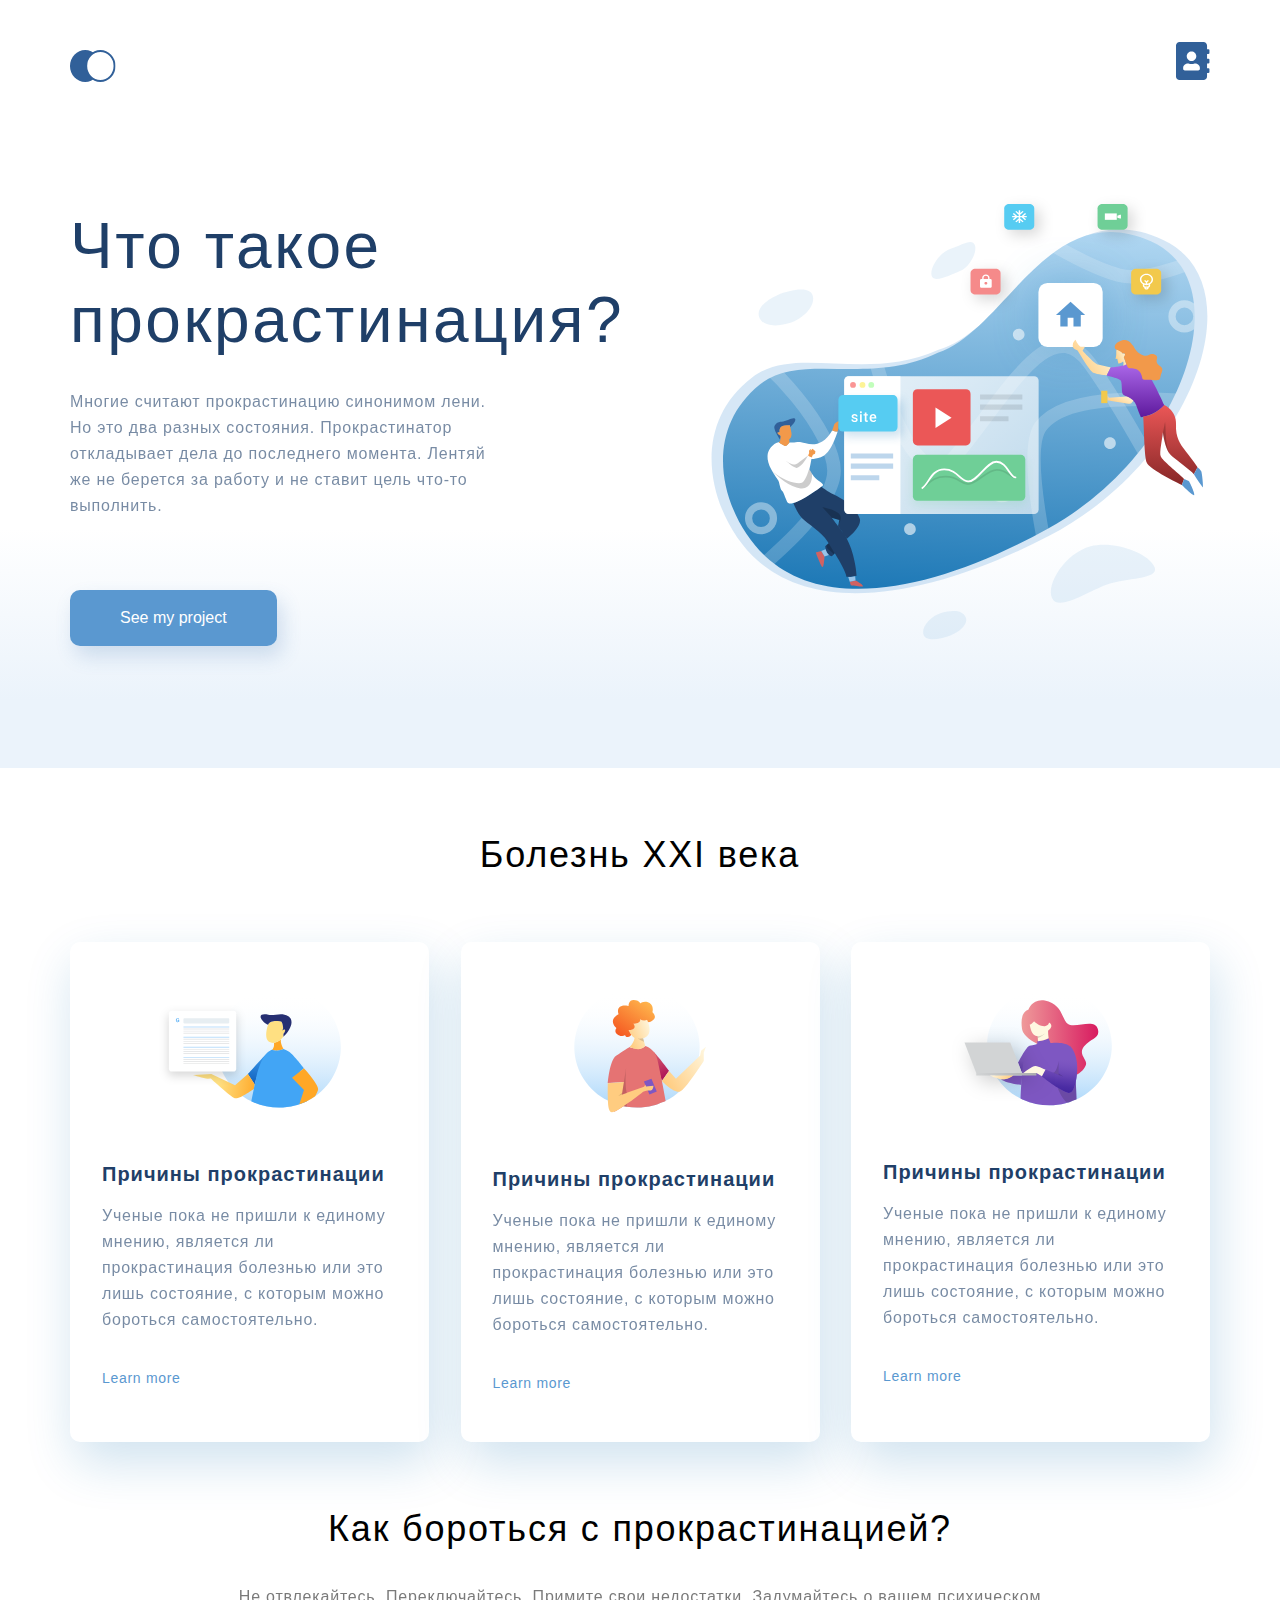
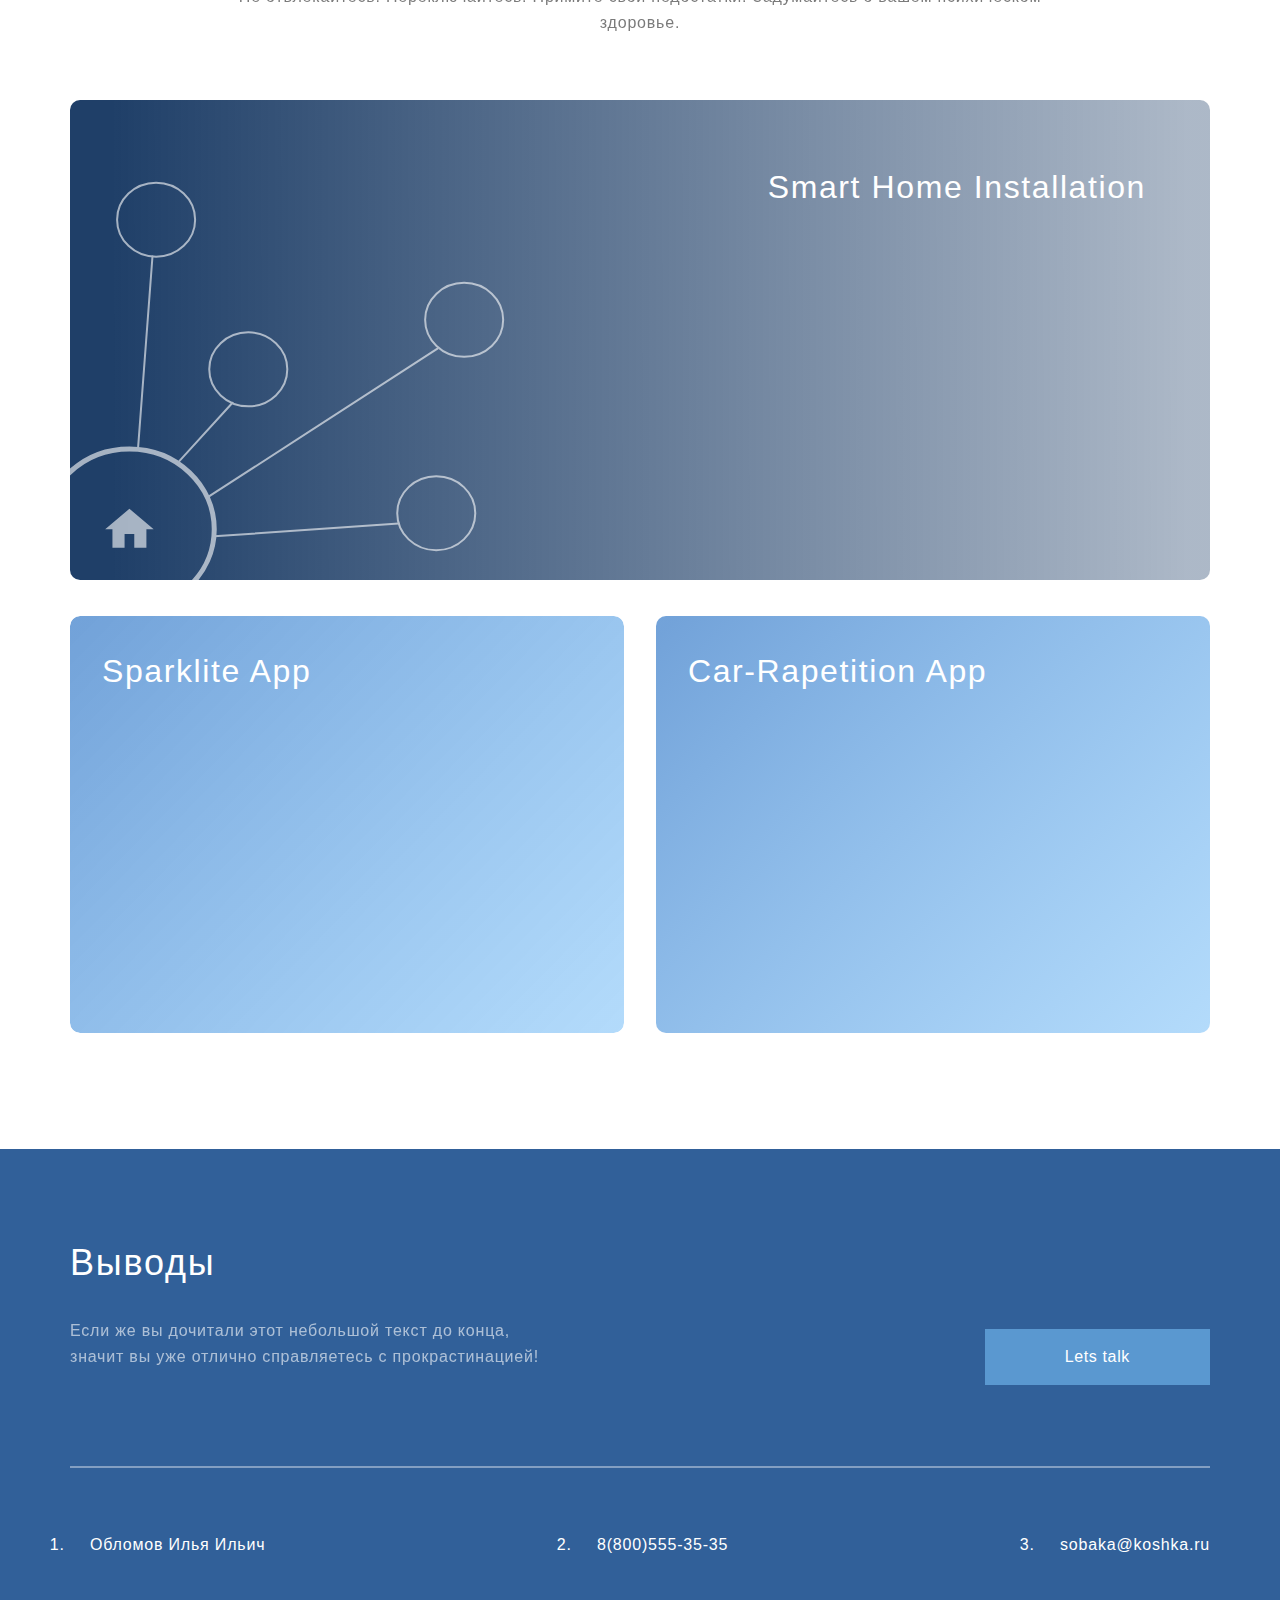
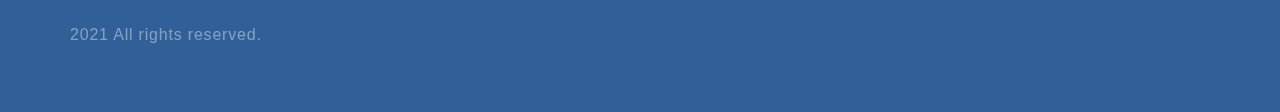
<file: index.html>
<!DOCTYPE html>
<html lang="en">

<head>
    <meta charset="UTF-8">
    <meta name="viewport" content="width=device-width, initial-scale=1.0">
    <title>Document</title>
    <link rel="stylesheet" href="style.css">
</head>

<body>
    <div class="firstpage">
        <div class="container top__box">
            <div class="header-one">
                <div class="menu">
                    <ul>
                        <li><a href="index.html"><img src="img/logo.svg" alt="logo"></a></li>
                        <li><a href="contacts.html"><img src="img/contacks.svg" alt="contackts"></a></li>
                    </ul>
                </div>
                <div class="heading-text">
                    <h1 class="head1">Что такое прокрастинация?</h1>
                    <p class="para para1">Многие считают прокрастинацию синонимом лени. Но это два разных состояния.
                        Прокрастинатор
                        откладывает дела до
                        последнего момента. Лентяй же не берется за работу и не ставит цель что-то выполнить.</p>
                    <a href="#">
                        <div class="buttontop">See my project</div>
                    </a>
                </div>
            </div>
        </div>
    </div>
    <div class="secondpage container">
        <h3 class="head3">Болезнь XXI века</h3>
        <div class="cards3">
            <div class="card">
                <img class="image_card" src="img/card-1.svg" alt="card-1">
                <h4 class="head4">Причины прокрастинации</h4>
                <p class="para">Ученые пока не пришли к единому мнению, является ли прокрастинация болезнью или это лишь
                    состояние,
                    с которым
                    можно бороться самостоятельно.</p>
                <a class="linkcard" href="#"> Learn more</a>
            </div>
            <div class="card">
                <img class="image_card" src="img/card-2.svg" alt="card-2">
                <h4 class="head4">Причины прокрастинации</h4>
                <p class="para">Ученые пока не пришли к единому мнению, является ли прокрастинация болезнью или это лишь
                    состояние,
                    с которым
                    можно бороться самостоятельно.</p>
                <a class="linkcard" href="#"> Learn more</a>
            </div>
            <div class="card">
                <img class="image_card" src="img/card-3.svg" alt="card-3">
                <h4 class="head4">Причины прокрастинации</h4>
                <p class="para">Ученые пока не пришли к единому мнению, является ли прокрастинация болезнью или это лишь
                    состояние,
                    с которым
                    можно бороться самостоятельно.</p>
                <a class="linkcard" href="#"> Learn more</a>
            </div>
        </div>
    </div>
    <div class="project container">
        <h3 class="head3">Как бороться с прокрастинацией?</h3>
        <p class="para para3"> Не отвлекайтесь. Переключайтесь. Примите свои недостатки. Задумайтесь о вашем психическом
            здоровье.
        </p>
        <div class="projectimg"><img class="project__img" src="img/projectimg.svg" alt="photo">
            <p class="project__text">Smart Home Installation</p>
        </div>
        <div class="projectparent">
            <div class="projectitem projectitem__margin"><img class="project__img" src="img/photo1.svg" alt="photo1">
                <p class="project__text project__text__1">Sparklite App</p>
            </div>
            <div class="projectitem"><img class="project__img" src="img/photo2.svg" alt="photo2">
                <p class="project__text project__text__1">Car-Rapetition App</p>
            </div>
        </div>
    </div>
    <div class="threepage">
        <div class="container">
            <div class="feedback">
                <div class="fb-text">
                    <h3 class="head3">Выводы</h3>
                    <p class="para">Если же вы дочитали этот небольшой текст до конца, значит вы уже отлично
                        справляетесь с
                        прокрастинацией! </p>
                </div>
                <a href="#">
                    <div class="lets-talk">Lets talk</div>
                </a>
            </div>
            <hr>
            <div class="contacts-main">
                <div class=”container”>
                    <ul>
                        <div class="licont">
                            <li>Обломов Илья Ильич</li>
                            <li>8(800)555-35-35</li>
                            <li>sobaka@koshka.ru</li>
                        </div>

                    </ul>
                </div>
                <p class="para">2021 All rights reserved.</p>
            </div>
        </div>
    </div>

</body>

</html>
</file>
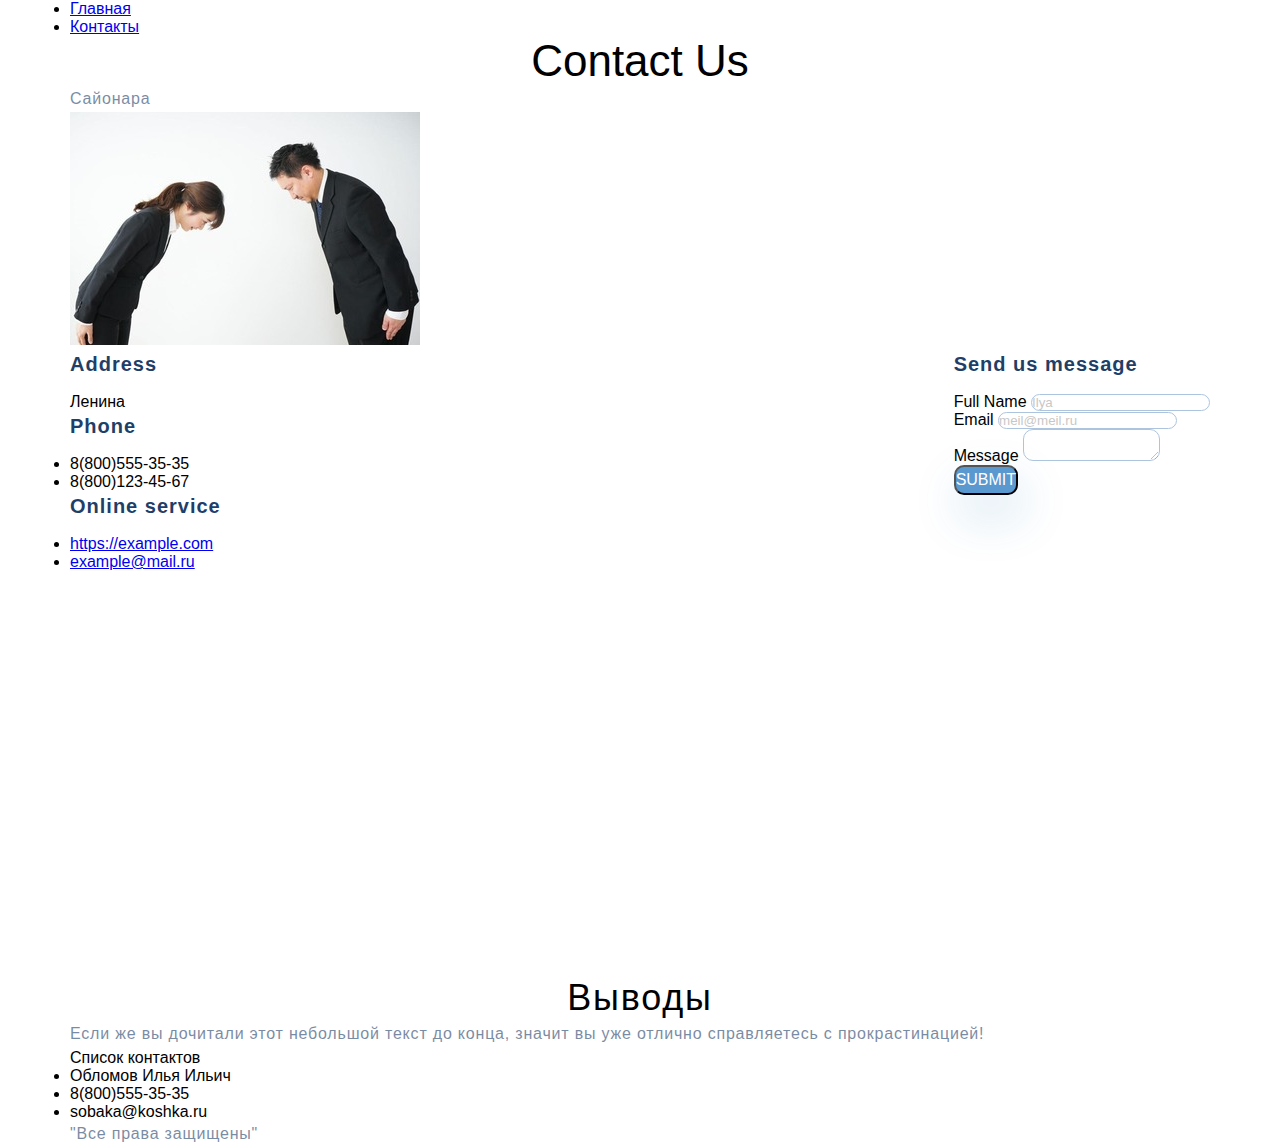
<file: contacts.html>
<!DOCTYPE html>
<html lang="en">

<head>
    <meta charset="UTF-8">
    <meta name="viewport" content="width=device-width, initial-scale=1.0">
    <title>Document</title>
    <link rel="stylesheet" href="style.css">
</head>

<body>
    <div class="container">
        <ul>
            <li><a href="index.html">Главная</a></li>
            <li><a href="contacts.html">Контакты</a></li>
        </ul>
        <h2 class="head2">Contact Us</h2>
        <p class="para">Сайонара</p>
        <img src="img/sayonara.jpg" alt="thanks">
        <div class="contacktblock">
            <div class="kontacks">
                <h4 class="head4">Address</h4>
                Ленина
                <h4 class="head4">Phone</h4>
                <ul>
                    <li>8(800)555-35-35</li>
                    <li>8(800)123-45-67</li>
                </ul>
                <h4 class="head4">Online service</h4>
                <ul>
                    <li><a href="#">https://example.com</a></li>
                    <li><a href="#">example@mail.ru</a></li>
                </ul>
            </div>
            <form action="#">
                <h4 class="head4">Send us message</h4>
                Full Name <input class="input" type="text" placeholder="Ilya"> <br>
                Email <input class="input" type="email" placeholder="meil@meil.ru"> <br>
                Message <textarea class="input" name="" id="" cols="15" rows="2"></textarea> <br>
                <button class="button" type="submit">Submit</button>
            </form>
        </div>
        <iframe
            src="https://yandex.ru/map-widget/v1/?um=constructor%3Af103dffbb9cc9b5bf64236091bbb86d2d4fa37378d6782268f37f7fe2db336f5&amp;source=constructor"
            width="1140" height="400" frameborder="0"></iframe>
        <h3 class="head3">Выводы</h3>
        <p class="para">Если же вы дочитали этот небольшой текст до конца, значит вы уже отлично справляетесь с
            прокрастинацией! </p>
        <hr>
        <ul> Список контактов
            <li>Обломов Илья Ильич</li>
            <li>8(800)555-35-35</li>
            <li>sobaka@koshka.ru</li>
        </ul>
        <p class="para">"Все права защищены"</p>
    </div>
</body>

</html>
</file>
<file: style.css>
* {
    margin: 0;
    padding: 0;
    }

body {
    font-family: sans-serif;
}

.firstpage {
    max-height: 768px;
    background: linear-gradient(0deg, #EBF3FB 8.84%, rgba(152, 195, 232, 0) 31.12%);

}
.container {
    max-width: 1140px;
    margin: 0 auto;
    }

.top__box {
    display: flex;
    flex-direction: column; 
    height: 100%;
    background-image: url(img/top__back.svg);
    background-repeat: no-repeat;
    background-position: right center;
    background-size: 44%;
}  
.menu ul {
    display: flex;
    justify-content: space-between;
    list-style-type: none;
    padding-top: 42px;
}

.heading-text {
    flex-grow: 1;
    padding-bottom: 190px;
}

h1 {
    width: 510px;
}
.para1 {
    width: 425px;
}

.para {
    font-size: 16px;
    line-height: 26px;
    color: #1F3F68;
    letter-spacing: 0.05em;
    opacity: 0.6;
    
}

.card {
    width: 359px;
    padding: 44px 32px;
    box-sizing: border-box;
    box-shadow: 5px 20px 50px rgba(16, 112, 177, 0.2);
    border-radius: 10px;
    background-color: #fff;
    display: flex;
    flex-direction: column;
}   

.image_card {
align-self: center;    
padding-bottom: 51px;
}

.cards3 {
    display: flex;
    justify-content: space-between;
    padding-top: 64px;
    padding-bottom: 64px;
}
.fb-text {
    max-width: 495px;
}

.head1 {
    font-size: 64px;
    color: #1F3F68;
    font-weight: 300;
    line-height: 74px;
    letter-spacing: 0.04em;
    padding-top: 115px;
    margin-bottom: 32px;

}

.buttontop {
    font-size: 16px;
    line-height: 26px; 
    color: #FFFFFF;
    display: inline-block;
    background: #5A98D0;
    box-shadow: 5px 10px 20px rgba(53, 110, 173, 0.2);
    border-radius: 10px;
    padding: 15px 50px;
    text-decoration: none;
    margin-top: 71px;
}
.head2 {
    font-weight: 500;
    font-size: 44px;
    text-align: center;
}

.secondpage {
    padding-top: 64px;
}

.head3 {
    font-size: 36px;
    text-align: center;
    font-weight: 300;
    line-height: 46px;
    letter-spacing: 0.05em;
    color: #000000;
}

.para3 {
    text-align: center;
    letter-spacing: 0.05em;
    color: #222222;
    font-size: 16px;
    line-height: 26px;
    width: 75%;
    margin: 32px auto 64px;
}

.head4 {
    font-size: 20px;
    line-height: 30px;
    color: #1F3F68;
    letter-spacing: 0.05em;
    margin-bottom: 14px;
}
.linkcard {
    font-size: 14px;
    line-height: 30px;
    letter-spacing: 0.05em;
    color: #5A98D0;
    text-decoration: none;
    padding-top: 30px;
} 

.projectimg {
    position: relative;
}

.project__img {
    width: 100%;
}

.projectparent {
    display:flex;
    justify-content: space-between;
    margin-top: 32px;
    margin-bottom: 112px;
}

.project__text {
    position: absolute;
    font-size: 32px;
    line-height: 46px;
    text-align: right;
    letter-spacing: 0.05em;
    color: #FFFFFF;
    top: 64px;
    right: 64px;


}

.projectitem {
    position: relative;
    flex-grow: 1;
}

.projectitem__margin {
    margin-right: 32px;
}

.project__text__1 {
    position: absolute;
    top:32px;  
    left:32px;
    right: auto;  
}

.threepage {
    background: #316099;
} 

.fb-text .head3 {
    color: #fff;
    padding-top: 91px;  
    text-align: left;
    margin-bottom: 32px;
}
.fb-text .para {
    color: #FFFFFF;
    opacity: 0.6;
    margin-bottom: 96px;
    box-sizing: border-box;
}

.lets-talk {
    background: #5A98D0;
    font-size: 16px;
    line-height: 26px;
    text-align: center;
    letter-spacing: 0.04em;
    color: #FFFFFF;
    text-decoration: none;
    padding: 15px 80px;
    display: inline-block;
    margin-top:180px;   
}

hr {
    opacity: 0.4;
    border: 1px solid #FFFFFF;
    
}

.feedback {
    display: flex;
    justify-content: space-between;
}

.contacts-main {
    margin-top:64px;
}

.licont{
    font-size: 16px;
    line-height: 26px;
    display: flex;  
    justify-content: space-between;
    color: #FFFFFF;
    letter-spacing: 0.05em;   
}

.licont li {
    list-style-type: decimal;
    padding-left: 20px;
}

.contacts-main .para {
    margin-top: 64px;
    padding-bottom: 64px;
    color: #FFFFFF;
    opacity: 0.4;
    font-size: 16px;
    line-height: 26px;
    letter-spacing: 0.05em;
}

.input {
    border: 1px solid #356EAD;
    box-sizing: border-box;
    border-radius: 10px;
    opacity: 0.4;
}
.button {
    background: #5A98D0;
    box-shadow: 5px 20px 50px rgba(16, 112, 177, 0.2);
    border-radius: 10px;
    font-weight: 500;
    font-size: 16px;
    line-height: 26px;
    text-align: center;
    color: #FFFFFF;
    text-transform: uppercase;
}
.contacktblock {
    display: flex;
    justify-content: space-between;
}
@media (max-width: 1024px) {
    .container {
        padding-left: 32px;
        padding-right: 32px;
    }
    .cards3 {
        flex-direction: column;
        align-items: center;
    }

    .card {
            margin-bottom: 32px;
        }
    }

@media (max-width: 667px) {
    .head1 {
        font-size: 32px;
        line-height: 37px;
        margin-bottom: 12px;
        width: 100%;
        text-align: center;
        padding-top: 36px;
    }
    .para1 {
        width: 100%;
        text-align: center;
    }
    .heading-text {
        display: flex;
        flex-direction: column;
        align-items: center;
        background-image: none;
        
    }
    .buttontop {
        padding: 0 8px;
        font-size: 12px;
        line-height: 26px;
    }
    .menu ul {
        padding-top: 24px;
    }
    .top__box {
        background-image: none;
        min-height: 376px;
        padding-bottom: 40px;
        box-sizing: border-box;
    }
    .secondpage {
        padding-top: 48px;
    }
    
    .head3 {
        font-size: 24px;
        line-height: 28px;
    }
    .cards3 {
        padding-top: 32px;
        flex-direction: column;
        box-sizing: border-box;
    }
    .card {
        width: 100%;
        margin-top: 32px;
    }
    .para3 {
        width: 100%;
    }
    .project__text {
    font-size: 16px;
    line-height: 18px;
    top:16px;
    right:16px;
}
    .project__text__1 {
    left: 16px;
}
   .projectparent {
       flex-direction: column;
       margin-top:16px;
       margin-bottom:64px;
   }
   .projectitem__margin {
       margin-right: 0;
       margin-bottom:16px;
   }
   .fb-text .head3 {
       padding-top: 18px;
       text-align: center;
   }
   .feedback {
       flex-direction: column;
       align-items: center;
   }
   .fb-text {
       width: 100%;
   }
   .fb-text .para {
    margin-bottom: 40px;
    text-align: center;
   }
   .lets-talk {
       margin-top: 0;
       padding: 3px 25px;
       margin-bottom: 41px;
   }
   .licont {
       display:flex;
       flex-direction: column;
   }
   .licont li{
       padding-bottom:17px;
       box-sizing: border-box;
   }
   .contacts-main {
       margin-top: 32px;
   }
   .contacts-main .para {
       text-align: center;
       margin-top: 20px;
       padding-bottom: 32px;
   }
}
</file>
